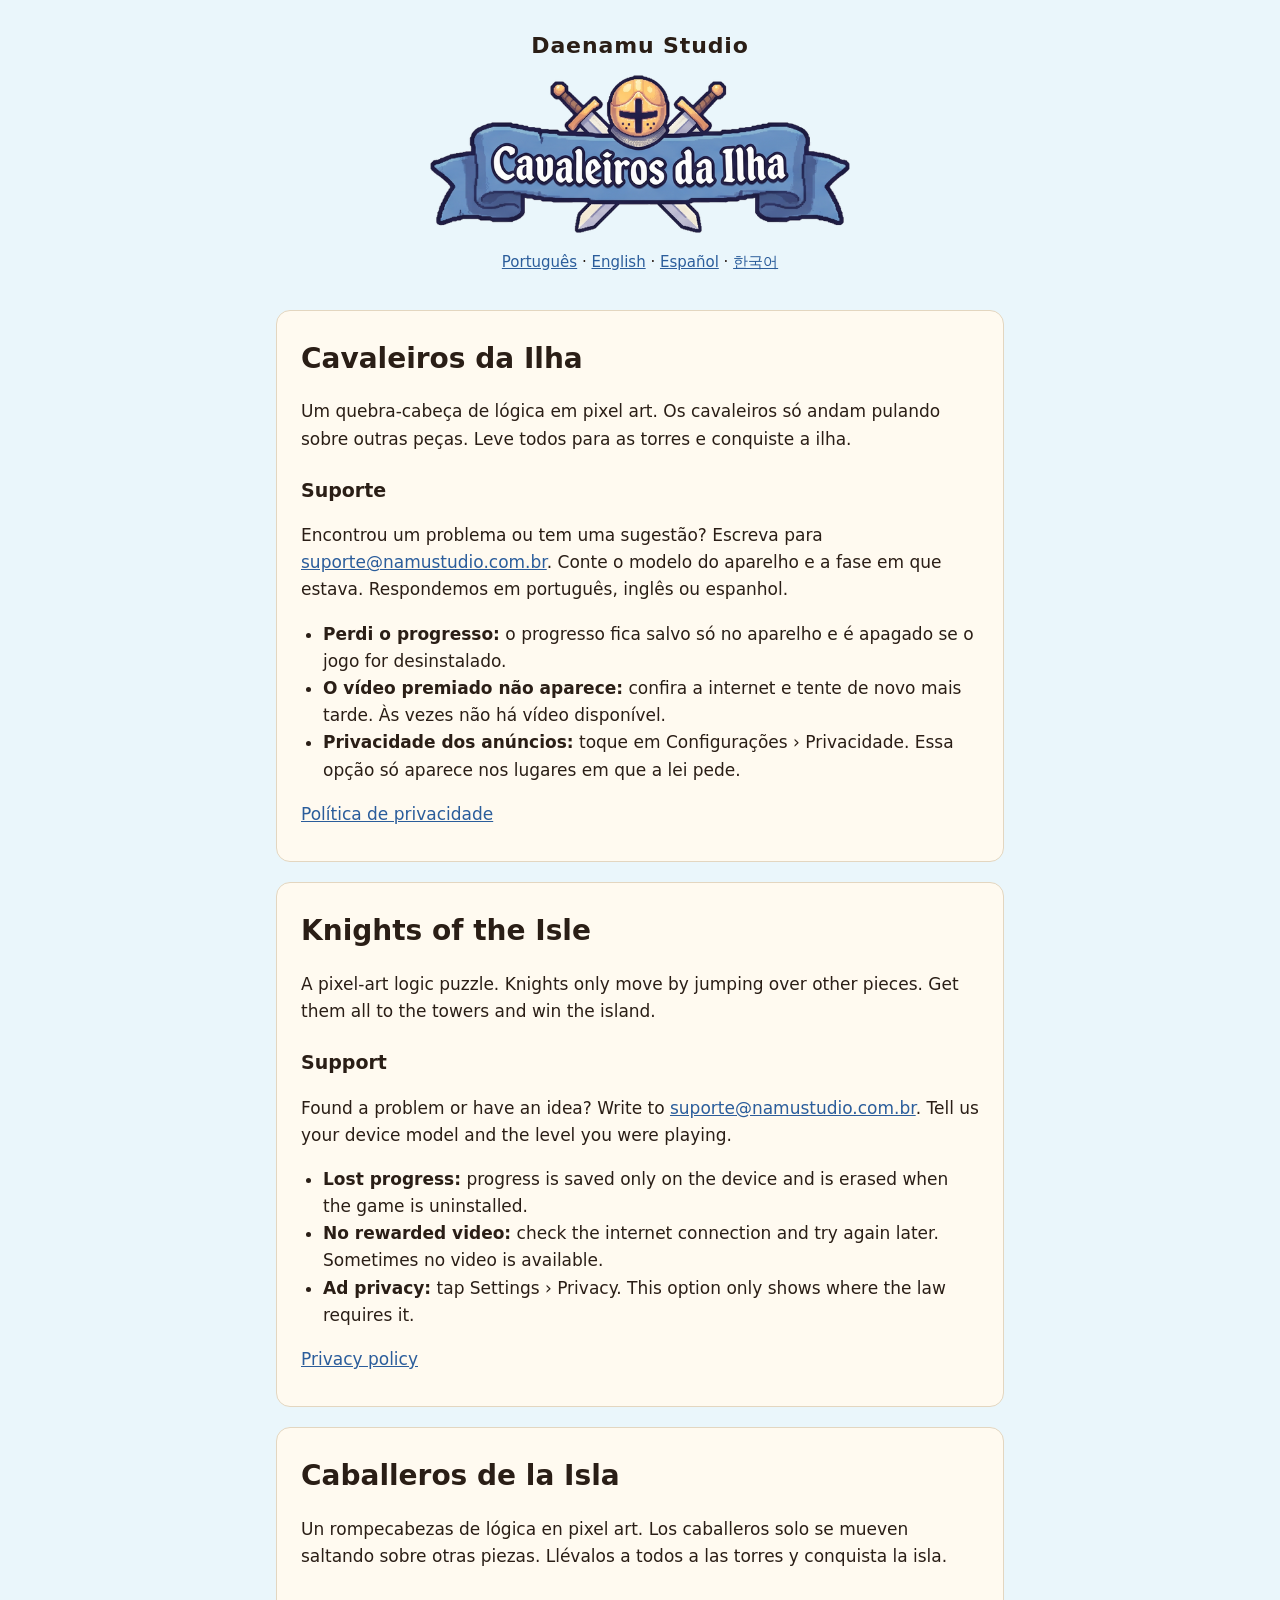
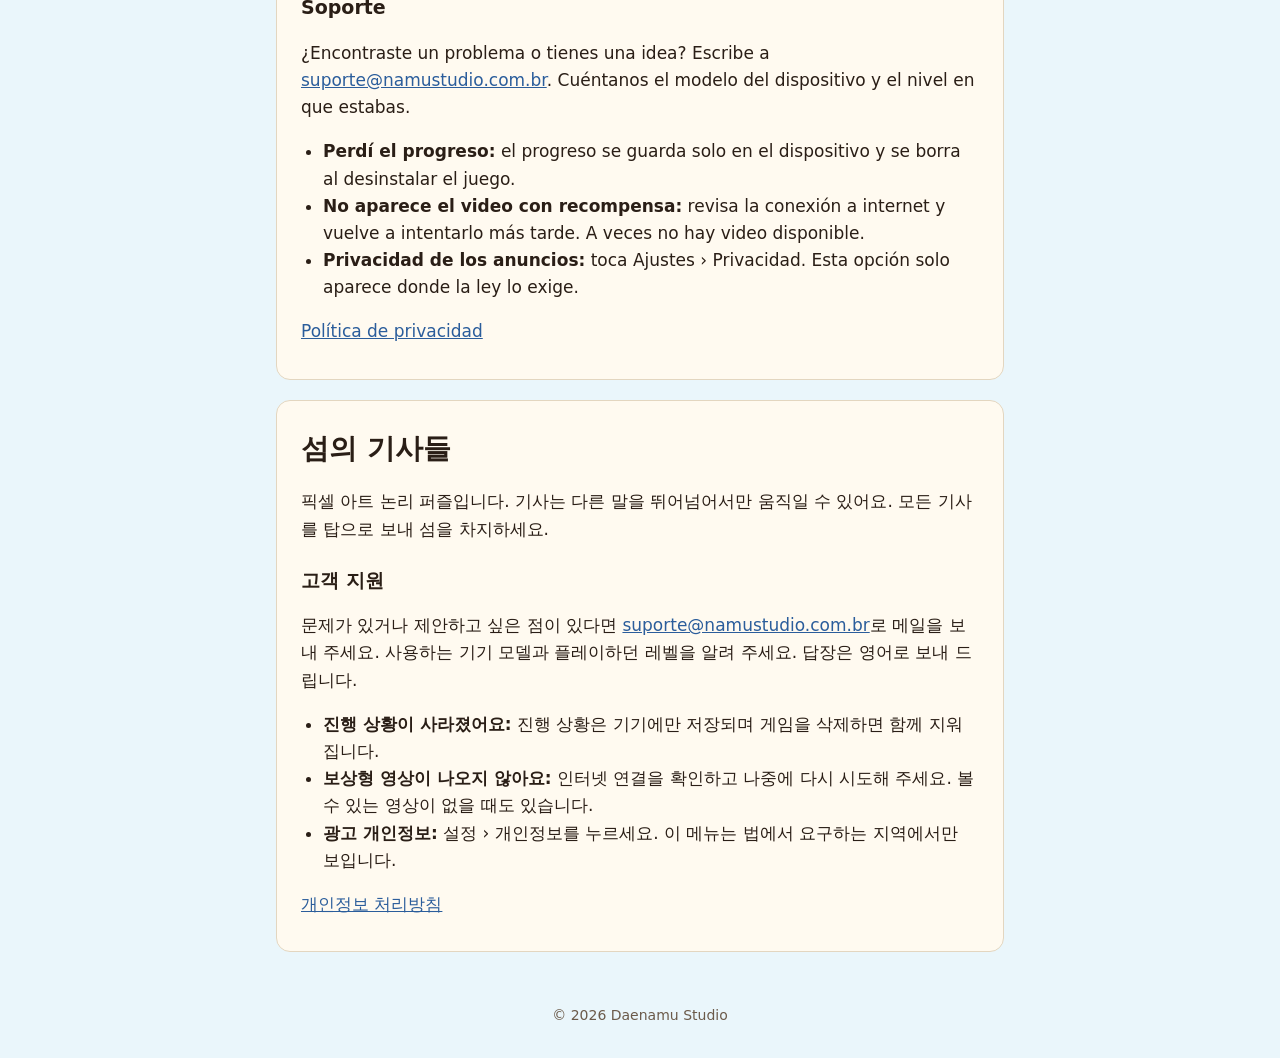
<file: index.html>
<!doctype html>
<html lang="pt-BR">
<head>
<meta charset="utf-8">
<meta name="viewport" content="width=device-width, initial-scale=1">
<title>Daenamu Studio</title>
<meta name="description" content="Daenamu Studio · Cavaleiros da Ilha: quebra-cabeça de lógica em pixel art. Os cavaleiros só andam pulando sobre outras peças.">
<meta name="robots" content="index, follow, max-image-preview:large, max-snippet:-1">
<link rel="canonical" href="https://namustudio.com.br/">
<link rel="alternate" type="text/plain" href="https://namustudio.com.br/llms.txt" title="LLMs">
<meta property="og:type" content="website">
<meta property="og:site_name" content="Daenamu Studio">
<meta property="og:title" content="Cavaleiros da Ilha · Daenamu Studio">
<meta property="og:description" content="Quebra-cabeça de lógica em pixel art. Os cavaleiros só andam pulando sobre outras peças.">
<meta property="og:url" content="https://namustudio.com.br/">
<meta property="og:image" content="https://namustudio.com.br/logo.png">
<meta property="og:locale" content="pt_BR">
<meta property="og:locale:alternate" content="en_US">
<meta property="og:locale:alternate" content="es_ES">
<meta property="og:locale:alternate" content="ko_KR">
<meta name="twitter:card" content="summary_large_image">
<script type="application/ld+json">
{
  "@context": "https://schema.org",
  "@graph": [
    {
      "@type": "Organization",
      "@id": "https://namustudio.com.br/#studio",
      "name": "Daenamu Studio",
      "url": "https://namustudio.com.br/",
      "logo": "https://namustudio.com.br/logo.png",
      "email": "suporte@namustudio.com.br",
      "contactPoint": {
        "@type": "ContactPoint",
        "contactType": "customer support",
        "email": "suporte@namustudio.com.br",
        "availableLanguage": ["pt-BR", "en", "es"]
      }
    },
    {
      "@type": "WebSite",
      "@id": "https://namustudio.com.br/#website",
      "url": "https://namustudio.com.br/",
      "name": "Daenamu Studio",
      "inLanguage": ["pt-BR", "en", "es", "ko"],
      "publisher": { "@id": "https://namustudio.com.br/#studio" }
    },
    {
      "@type": ["VideoGame", "MobileApplication"],
      "@id": "https://namustudio.com.br/#game",
      "name": "Cavaleiros da Ilha",
      "alternateName": ["Knights of the Isle", "Caballeros de la Isla", "섬의 기사들"],
      "url": "https://namustudio.com.br/",
      "image": "https://namustudio.com.br/logo.png",
      "description": "Um quebra-cabeça de lógica em pixel art. Os cavaleiros só andam pulando sobre outras peças. Leve todos para as torres e conquiste a ilha.",
      "disambiguatingDescription": "A pixel-art logic puzzle. Knights only move by jumping over other pieces. Get them all to the towers and win the island.",
      "genre": ["Puzzle", "Logic puzzle"],
      "applicationCategory": "GameApplication",
      "applicationSubCategory": "Puzzle",
      "operatingSystem": "iOS, Android",
      "gamePlatform": ["iOS", "Android"],
      "playMode": "SinglePlayer",
      "inLanguage": ["pt-BR", "en", "es", "ko"],
      "isAccessibleForFree": true,
      "offers": {
        "@type": "Offer",
        "price": "0",
        "priceCurrency": "BRL",
        "availability": "https://schema.org/InStock"
      },
      "author": { "@id": "https://namustudio.com.br/#studio" },
      "publisher": { "@id": "https://namustudio.com.br/#studio" },
      "copyrightYear": 2026,
      "copyrightHolder": { "@id": "https://namustudio.com.br/#studio" }
    },
    {
      "@type": "FAQPage",
      "@id": "https://namustudio.com.br/#pt",
      "inLanguage": "pt-BR",
      "about": { "@id": "https://namustudio.com.br/#game" },
      "mainEntity": [
        { "@type": "Question", "name": "Perdi o progresso. O que aconteceu?",
          "acceptedAnswer": { "@type": "Answer", "text": "O progresso fica salvo só no aparelho e é apagado se o jogo for desinstalado." } },
        { "@type": "Question", "name": "O vídeo premiado não aparece. O que faço?",
          "acceptedAnswer": { "@type": "Answer", "text": "Confira a internet e tente de novo mais tarde. Às vezes não há vídeo disponível." } },
        { "@type": "Question", "name": "Como mudo a privacidade dos anúncios?",
          "acceptedAnswer": { "@type": "Answer", "text": "Toque em Configurações › Privacidade. Essa opção só aparece nos lugares em que a lei pede." } }
      ]
    },
    {
      "@type": "FAQPage",
      "@id": "https://namustudio.com.br/#en",
      "inLanguage": "en",
      "about": { "@id": "https://namustudio.com.br/#game" },
      "mainEntity": [
        { "@type": "Question", "name": "I lost my progress. What happened?",
          "acceptedAnswer": { "@type": "Answer", "text": "Progress is saved only on the device and is erased when the game is uninstalled." } },
        { "@type": "Question", "name": "The rewarded video does not show up. What should I do?",
          "acceptedAnswer": { "@type": "Answer", "text": "Check the internet connection and try again later. Sometimes no video is available." } },
        { "@type": "Question", "name": "How do I change ad privacy?",
          "acceptedAnswer": { "@type": "Answer", "text": "Tap Settings › Privacy. This option only shows where the law requires it." } }
      ]
    },
    {
      "@type": "FAQPage",
      "@id": "https://namustudio.com.br/#es",
      "inLanguage": "es",
      "about": { "@id": "https://namustudio.com.br/#game" },
      "mainEntity": [
        { "@type": "Question", "name": "Perdí el progreso. ¿Qué pasó?",
          "acceptedAnswer": { "@type": "Answer", "text": "El progreso se guarda solo en el dispositivo y se borra al desinstalar el juego." } },
        { "@type": "Question", "name": "No aparece el video con recompensa. ¿Qué hago?",
          "acceptedAnswer": { "@type": "Answer", "text": "Revisa la conexión a internet y vuelve a intentarlo más tarde. A veces no hay video disponible." } },
        { "@type": "Question", "name": "¿Cómo cambio la privacidad de los anuncios?",
          "acceptedAnswer": { "@type": "Answer", "text": "Toca Ajustes › Privacidad. Esta opción solo aparece donde la ley lo exige." } }
      ]
    },
    {
      "@type": "FAQPage",
      "@id": "https://namustudio.com.br/#ko",
      "inLanguage": "ko",
      "about": { "@id": "https://namustudio.com.br/#game" },
      "mainEntity": [
        { "@type": "Question", "name": "진행 상황이 사라졌어요. 왜 그런가요?",
          "acceptedAnswer": { "@type": "Answer", "text": "진행 상황은 기기에만 저장되며 게임을 삭제하면 함께 지워집니다." } },
        { "@type": "Question", "name": "보상형 영상이 나오지 않아요. 어떻게 하나요?",
          "acceptedAnswer": { "@type": "Answer", "text": "인터넷 연결을 확인하고 나중에 다시 시도해 주세요. 볼 수 있는 영상이 없을 때도 있습니다." } },
        { "@type": "Question", "name": "광고 개인정보 설정은 어떻게 바꾸나요?",
          "acceptedAnswer": { "@type": "Answer", "text": "설정 › 개인정보를 누르세요. 이 메뉴는 법에서 요구하는 지역에서만 보입니다." } }
      ]
    }
  ]
}
</script>
<link rel="stylesheet" href="estilo.css">
</head>
<body>
<header>
  <p class="estudio">Daenamu Studio</p>
  <img src="logo.png" alt="Cavaleiros da Ilha" class="logo">
  <nav><a href="#pt">Português</a> · <a href="#en">English</a> · <a href="#es">Español</a> · <a href="#ko">한국어</a></nav>
</header>
<main>

<section id="pt" lang="pt-BR">
<h1>Cavaleiros da Ilha</h1>
<p>Um quebra-cabeça de lógica em pixel art. Os cavaleiros só andam pulando sobre outras peças. Leve todos para as torres e conquiste a ilha.</p>
<h2>Suporte</h2>
<p>Encontrou um problema ou tem uma sugestão? Escreva para <a href="mailto:suporte@namustudio.com.br">suporte@namustudio.com.br</a>. Conte o modelo do aparelho e a fase em que estava. Respondemos em português, inglês ou espanhol.</p>
<ul>
  <li><b>Perdi o progresso:</b> o progresso fica salvo só no aparelho e é apagado se o jogo for desinstalado.</li>
  <li><b>O vídeo premiado não aparece:</b> confira a internet e tente de novo mais tarde. Às vezes não há vídeo disponível.</li>
  <li><b>Privacidade dos anúncios:</b> toque em Configurações › Privacidade. Essa opção só aparece nos lugares em que a lei pede.</li>
</ul>
<p><a href="privacidade.html#pt">Política de privacidade</a></p>
</section>

<section id="en" lang="en">
<h1>Knights of the Isle</h1>
<p>A pixel-art logic puzzle. Knights only move by jumping over other pieces. Get them all to the towers and win the island.</p>
<h2>Support</h2>
<p>Found a problem or have an idea? Write to <a href="mailto:suporte@namustudio.com.br">suporte@namustudio.com.br</a>. Tell us your device model and the level you were playing.</p>
<ul>
  <li><b>Lost progress:</b> progress is saved only on the device and is erased when the game is uninstalled.</li>
  <li><b>No rewarded video:</b> check the internet connection and try again later. Sometimes no video is available.</li>
  <li><b>Ad privacy:</b> tap Settings › Privacy. This option only shows where the law requires it.</li>
</ul>
<p><a href="privacidade.html#en">Privacy policy</a></p>
</section>

<section id="es" lang="es">
<h1>Caballeros de la Isla</h1>
<p>Un rompecabezas de lógica en pixel art. Los caballeros solo se mueven saltando sobre otras piezas. Llévalos a todos a las torres y conquista la isla.</p>
<h2>Soporte</h2>
<p>¿Encontraste un problema o tienes una idea? Escribe a <a href="mailto:suporte@namustudio.com.br">suporte@namustudio.com.br</a>. Cuéntanos el modelo del dispositivo y el nivel en que estabas.</p>
<ul>
  <li><b>Perdí el progreso:</b> el progreso se guarda solo en el dispositivo y se borra al desinstalar el juego.</li>
  <li><b>No aparece el video con recompensa:</b> revisa la conexión a internet y vuelve a intentarlo más tarde. A veces no hay video disponible.</li>
  <li><b>Privacidad de los anuncios:</b> toca Ajustes › Privacidad. Esta opción solo aparece donde la ley lo exige.</li>
</ul>
<p><a href="privacidade.html#es">Política de privacidad</a></p>
</section>

<section id="ko" lang="ko">
<h1>섬의 기사들</h1>
<p>픽셀 아트 논리 퍼즐입니다. 기사는 다른 말을 뛰어넘어서만 움직일 수 있어요. 모든 기사를 탑으로 보내 섬을 차지하세요.</p>
<h2>고객 지원</h2>
<p>문제가 있거나 제안하고 싶은 점이 있다면 <a href="mailto:suporte@namustudio.com.br">suporte@namustudio.com.br</a>로 메일을 보내 주세요. 사용하는 기기 모델과 플레이하던 레벨을 알려 주세요. 답장은 영어로 보내 드립니다.</p>
<ul>
  <li><b>진행 상황이 사라졌어요:</b> 진행 상황은 기기에만 저장되며 게임을 삭제하면 함께 지워집니다.</li>
  <li><b>보상형 영상이 나오지 않아요:</b> 인터넷 연결을 확인하고 나중에 다시 시도해 주세요. 볼 수 있는 영상이 없을 때도 있습니다.</li>
  <li><b>광고 개인정보:</b> 설정 › 개인정보를 누르세요. 이 메뉴는 법에서 요구하는 지역에서만 보입니다.</li>
</ul>
<p><a href="privacidade.html#ko">개인정보 처리방침</a></p>
</section>

</main>
<footer>© 2026 Daenamu Studio</footer>
</body>
</html>
</file>
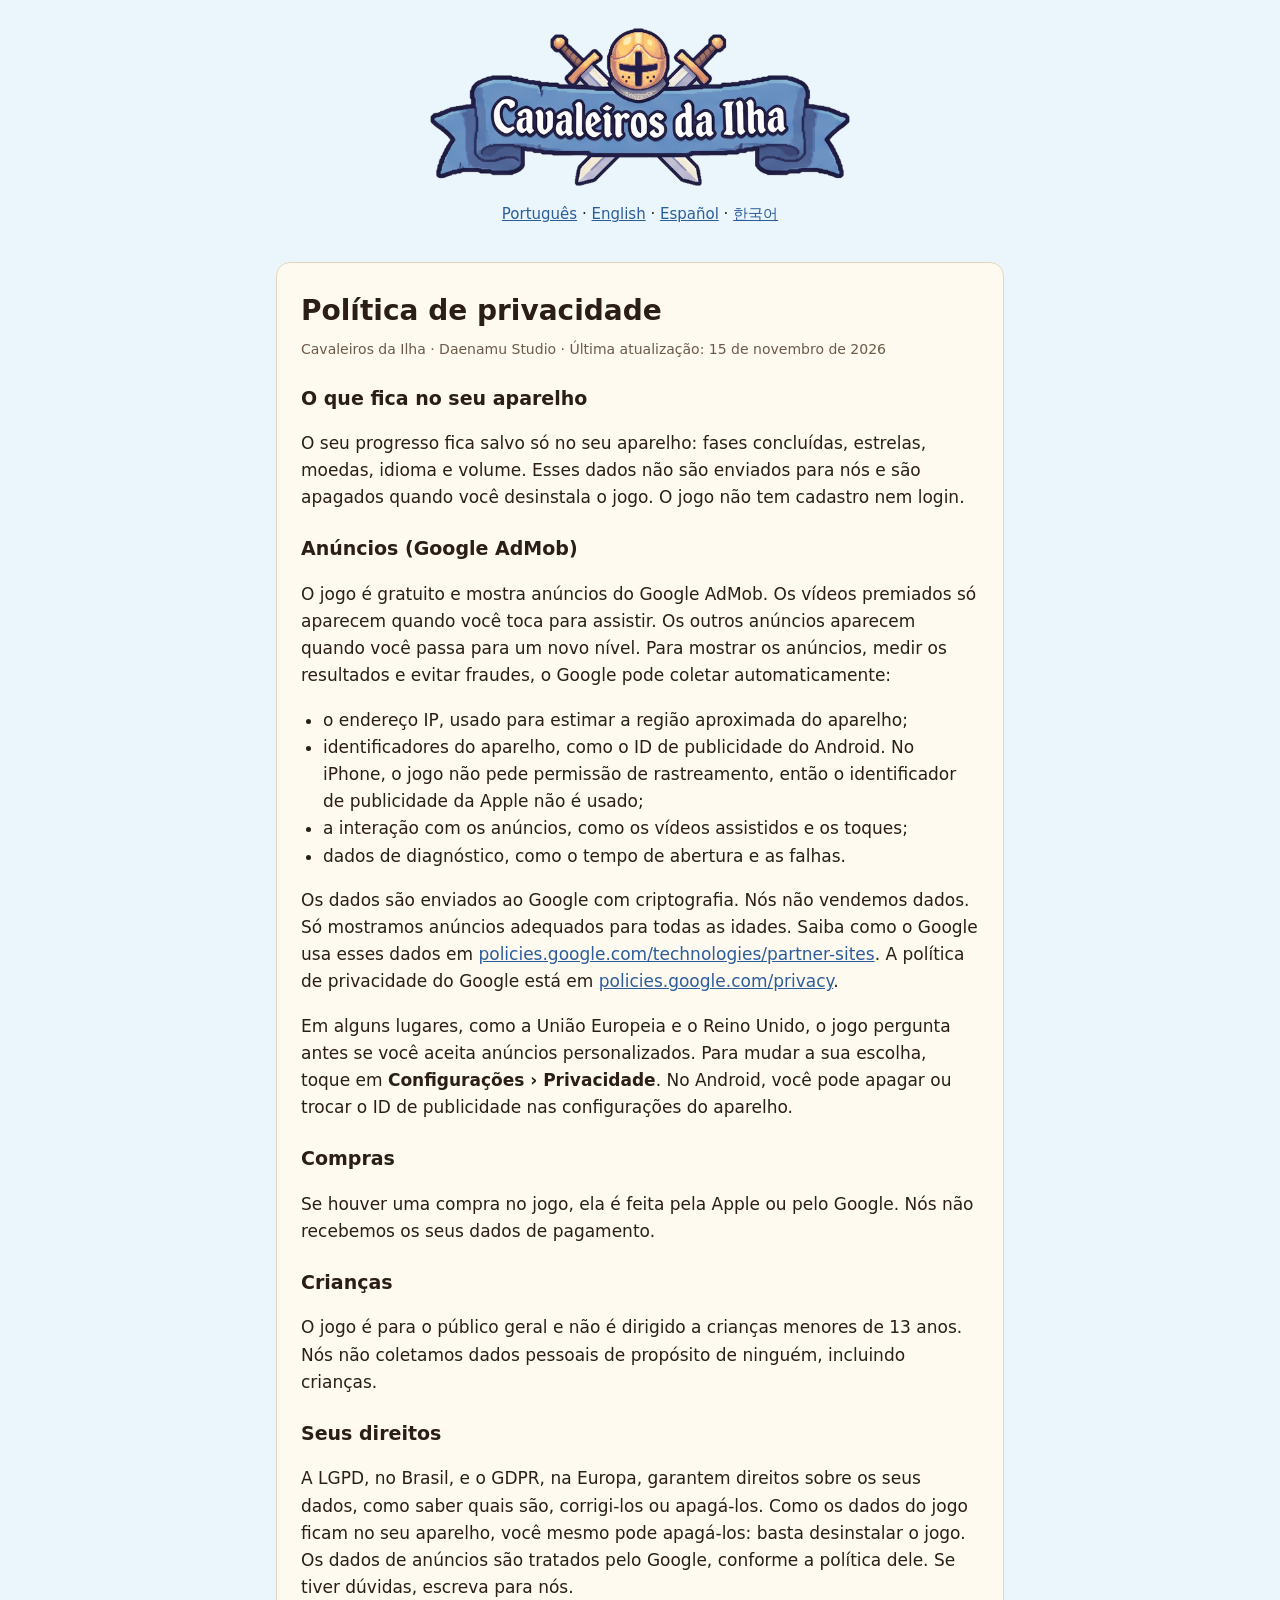
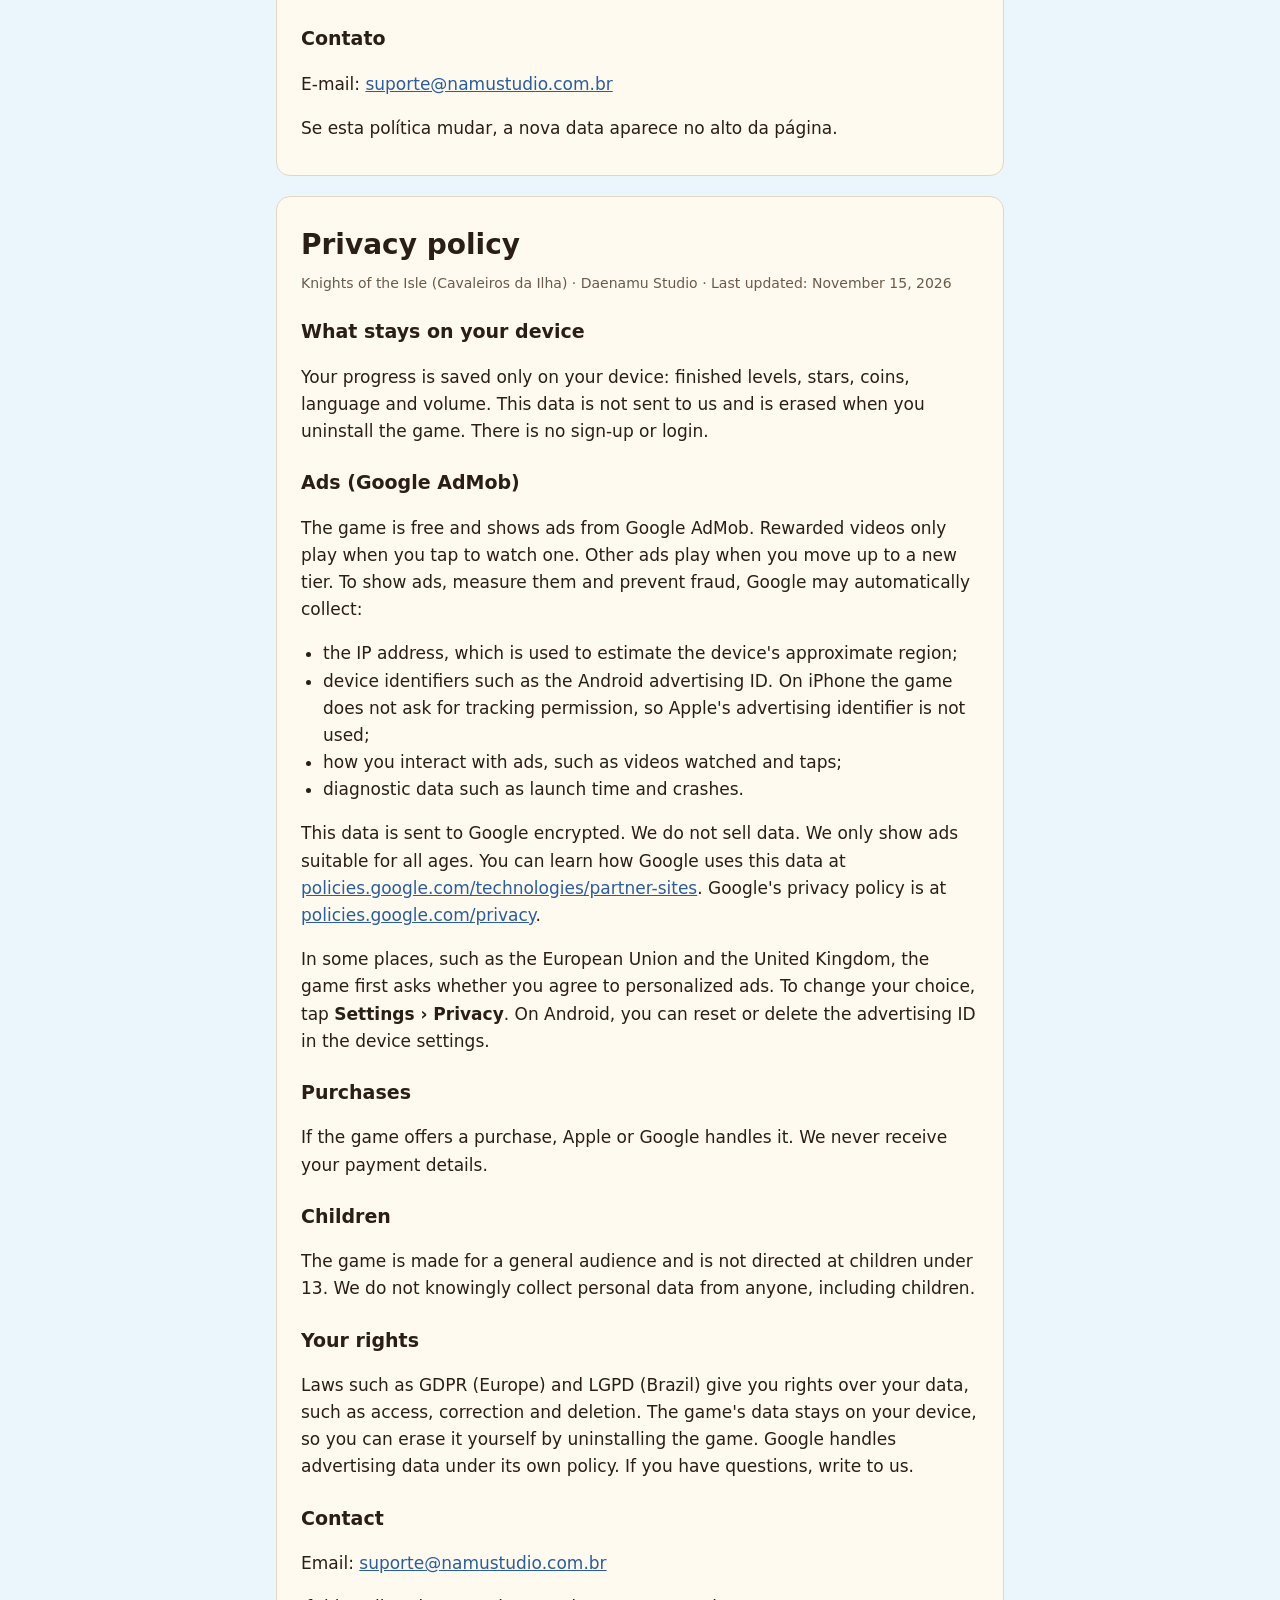
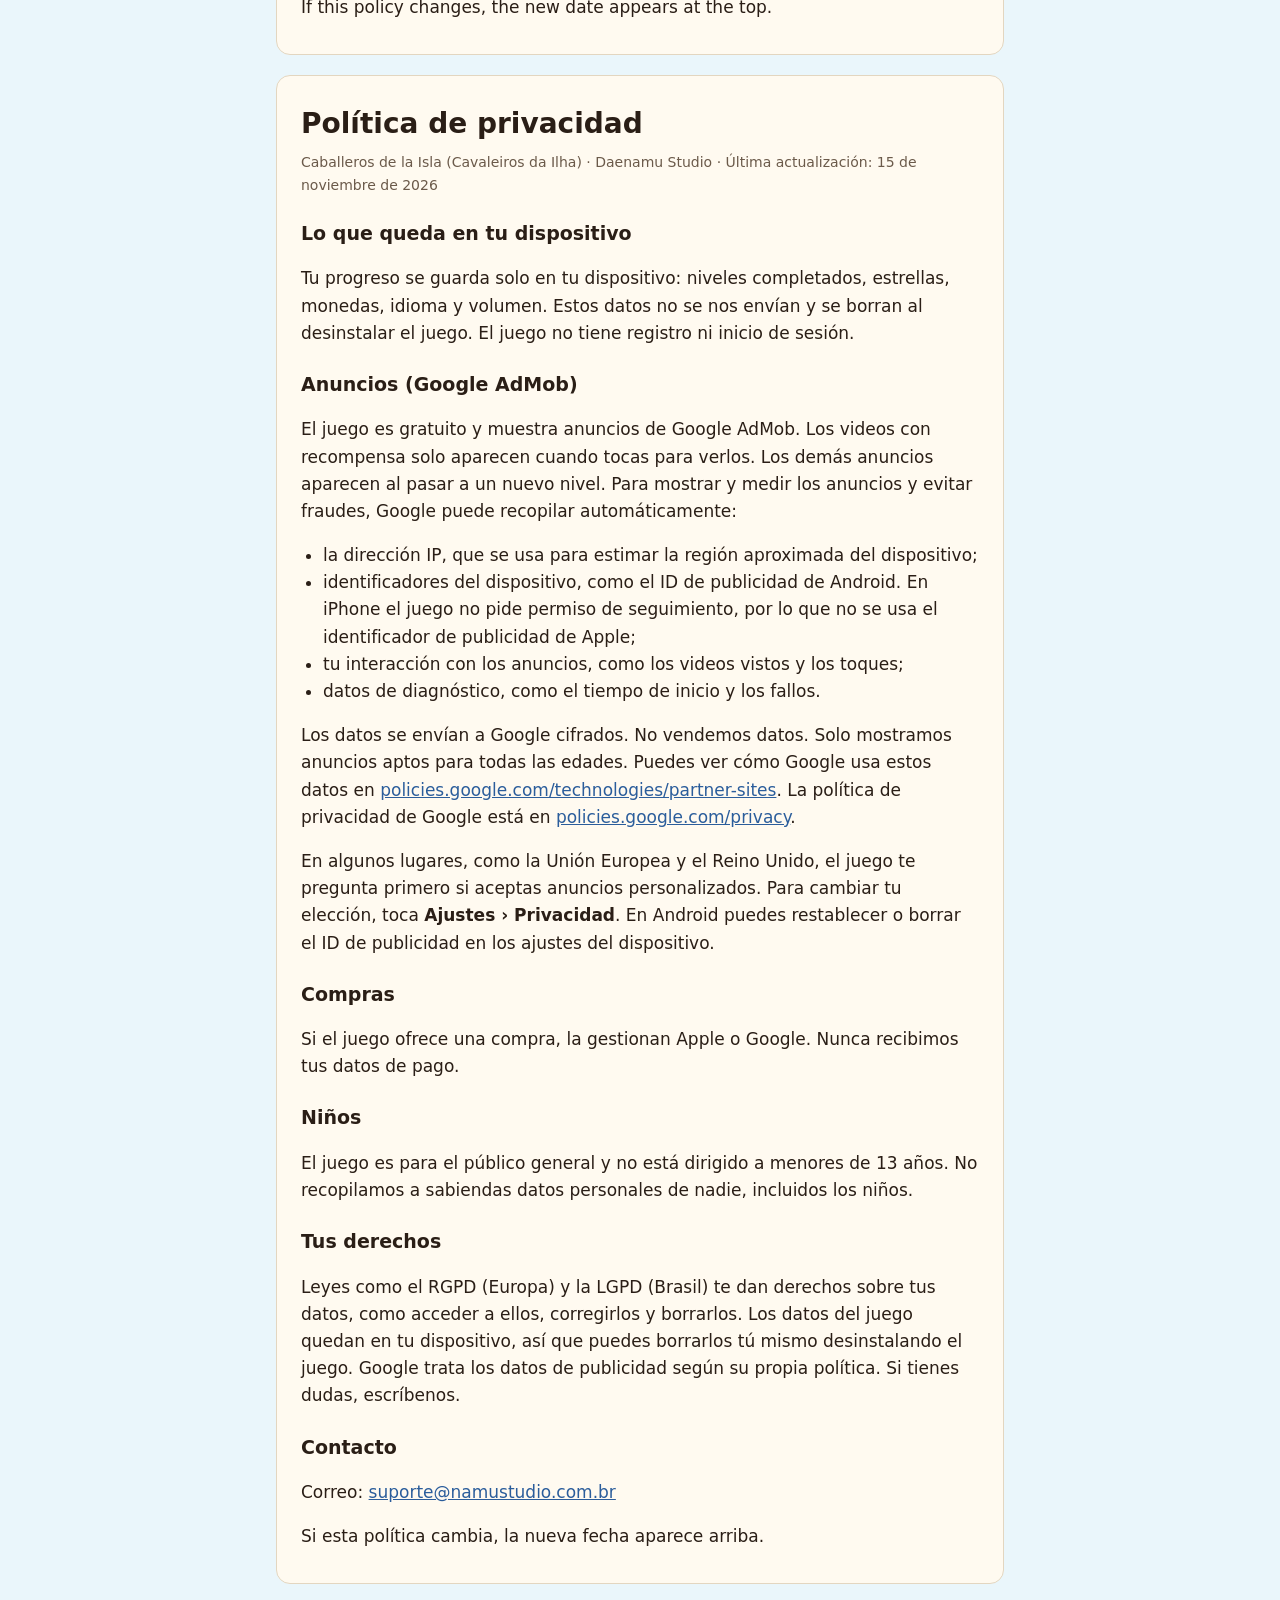
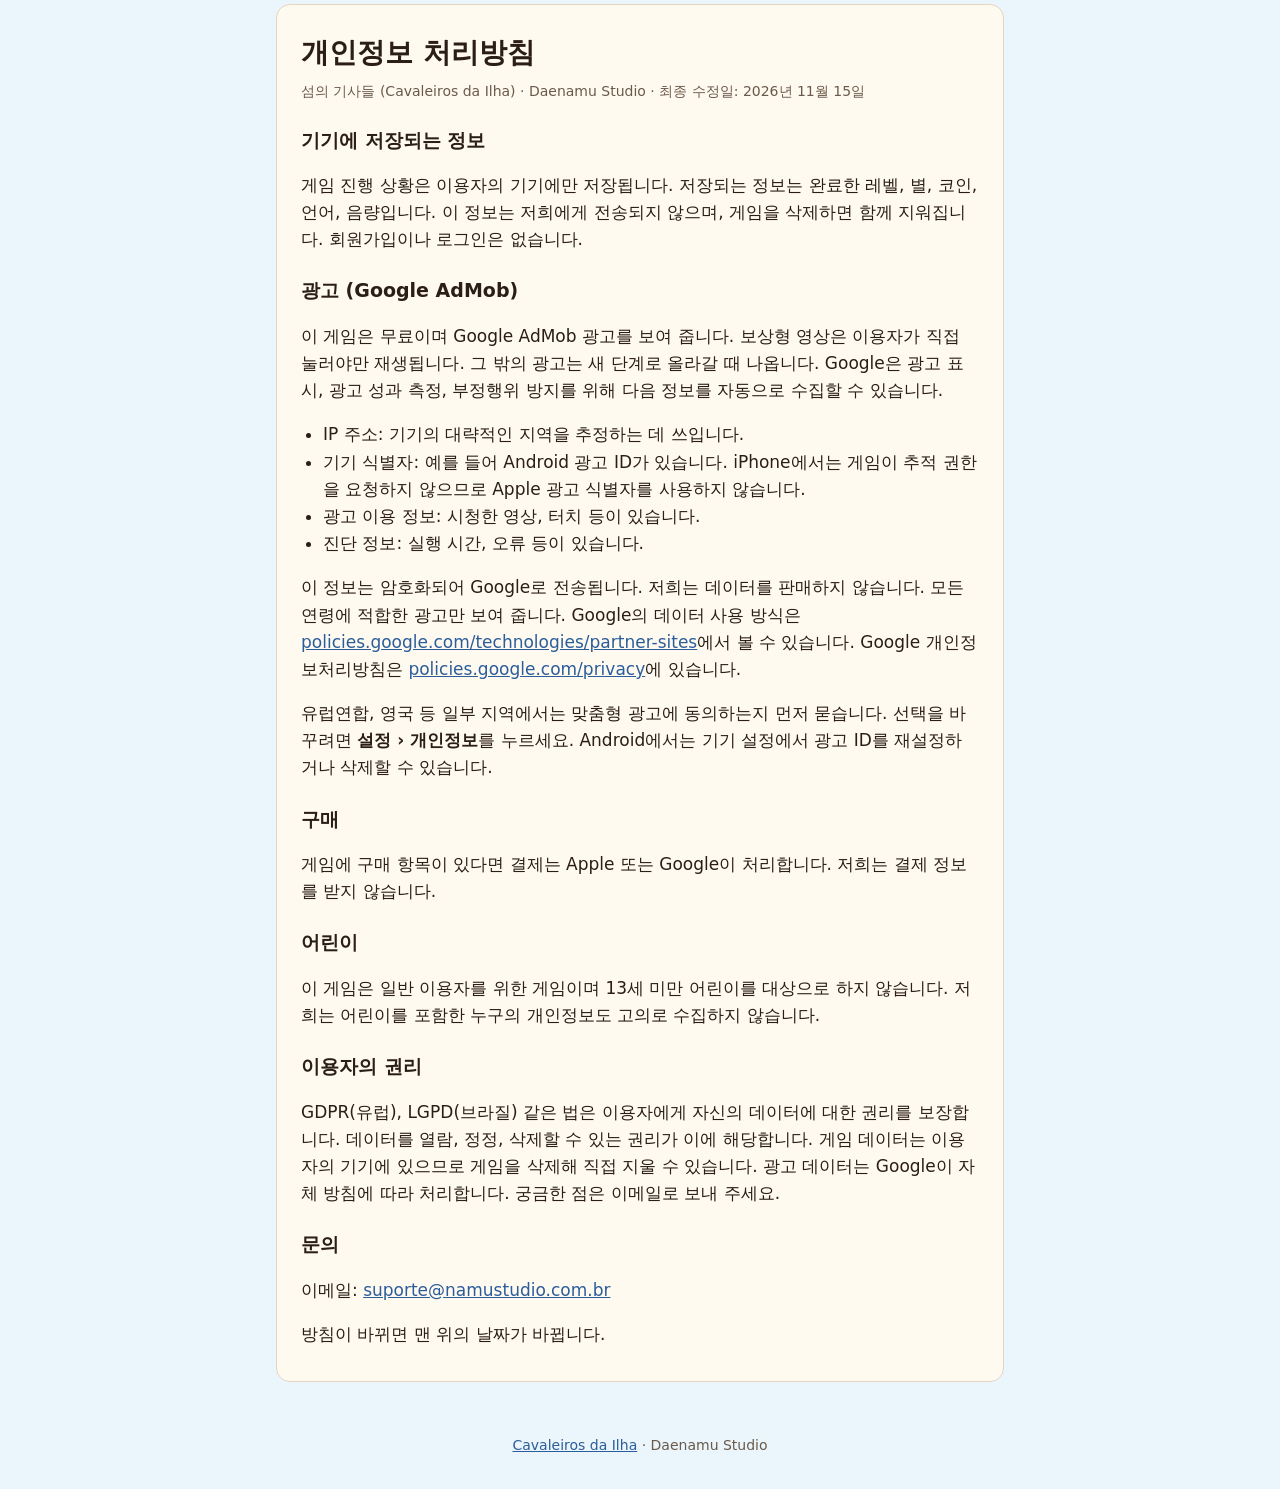
<file: privacidade.html>
<!doctype html>
<html lang="pt-BR">
<head>
<meta charset="utf-8">
<meta name="viewport" content="width=device-width, initial-scale=1">
<title>Cavaleiros da Ilha · Política de privacidade</title>
<link rel="stylesheet" href="estilo.css">
</head>
<body>
<header>
  <img src="logo.png" alt="Cavaleiros da Ilha" class="logo">
  <nav><a href="#pt">Português</a> · <a href="#en">English</a> · <a href="#es">Español</a> · <a href="#ko">한국어</a></nav>
</header>
<main>

<section id="pt" lang="pt-BR">
<h1>Política de privacidade</h1>
<p class="data">Cavaleiros da Ilha · Daenamu Studio · Última atualização: 15 de novembro de 2026</p>

<h2>O que fica no seu aparelho</h2>
<p>O seu progresso fica salvo só no seu aparelho: fases concluídas, estrelas, moedas, idioma e volume. Esses dados não são enviados para nós e são apagados quando você desinstala o jogo. O jogo não tem cadastro nem login.</p>

<h2>Anúncios (Google AdMob)</h2>
<p>O jogo é gratuito e mostra anúncios do Google AdMob. Os vídeos premiados só aparecem quando você toca para assistir. Os outros anúncios aparecem quando você passa para um novo nível. Para mostrar os anúncios, medir os resultados e evitar fraudes, o Google pode coletar automaticamente:</p>
<ul>
  <li>o endereço IP, usado para estimar a região aproximada do aparelho;</li>
  <li>identificadores do aparelho, como o ID de publicidade do Android. No iPhone, o jogo não pede permissão de rastreamento, então o identificador de publicidade da Apple não é usado;</li>
  <li>a interação com os anúncios, como os vídeos assistidos e os toques;</li>
  <li>dados de diagnóstico, como o tempo de abertura e as falhas.</li>
</ul>
<p>Os dados são enviados ao Google com criptografia. Nós não vendemos dados. Só mostramos anúncios adequados para todas as idades. Saiba como o Google usa esses dados em <a href="https://policies.google.com/technologies/partner-sites">policies.google.com/technologies/partner-sites</a>. A política de privacidade do Google está em <a href="https://policies.google.com/privacy">policies.google.com/privacy</a>.</p>
<p>Em alguns lugares, como a União Europeia e o Reino Unido, o jogo pergunta antes se você aceita anúncios personalizados. Para mudar a sua escolha, toque em <b>Configurações › Privacidade</b>. No Android, você pode apagar ou trocar o ID de publicidade nas configurações do aparelho.</p>

<h2>Compras</h2>
<p>Se houver uma compra no jogo, ela é feita pela Apple ou pelo Google. Nós não recebemos os seus dados de pagamento.</p>

<h2>Crianças</h2>
<p>O jogo é para o público geral e não é dirigido a crianças menores de 13 anos. Nós não coletamos dados pessoais de propósito de ninguém, incluindo crianças.</p>

<h2>Seus direitos</h2>
<p>A LGPD, no Brasil, e o GDPR, na Europa, garantem direitos sobre os seus dados, como saber quais são, corrigi-los ou apagá-los. Como os dados do jogo ficam no seu aparelho, você mesmo pode apagá-los: basta desinstalar o jogo. Os dados de anúncios são tratados pelo Google, conforme a política dele. Se tiver dúvidas, escreva para nós.</p>

<h2>Contato</h2>
<p>E-mail: <a href="mailto:suporte@namustudio.com.br">suporte@namustudio.com.br</a></p>
<p>Se esta política mudar, a nova data aparece no alto da página.</p>
</section>

<section id="en" lang="en">
<h1>Privacy policy</h1>
<p class="data">Knights of the Isle (Cavaleiros da Ilha) · Daenamu Studio · Last updated: November 15, 2026</p>

<h2>What stays on your device</h2>
<p>Your progress is saved only on your device: finished levels, stars, coins, language and volume. This data is not sent to us and is erased when you uninstall the game. There is no sign-up or login.</p>

<h2>Ads (Google AdMob)</h2>
<p>The game is free and shows ads from Google AdMob. Rewarded videos only play when you tap to watch one. Other ads play when you move up to a new tier. To show ads, measure them and prevent fraud, Google may automatically collect:</p>
<ul>
  <li>the IP address, which is used to estimate the device's approximate region;</li>
  <li>device identifiers such as the Android advertising ID. On iPhone the game does not ask for tracking permission, so Apple's advertising identifier is not used;</li>
  <li>how you interact with ads, such as videos watched and taps;</li>
  <li>diagnostic data such as launch time and crashes.</li>
</ul>
<p>This data is sent to Google encrypted. We do not sell data. We only show ads suitable for all ages. You can learn how Google uses this data at <a href="https://policies.google.com/technologies/partner-sites">policies.google.com/technologies/partner-sites</a>. Google's privacy policy is at <a href="https://policies.google.com/privacy">policies.google.com/privacy</a>.</p>
<p>In some places, such as the European Union and the United Kingdom, the game first asks whether you agree to personalized ads. To change your choice, tap <b>Settings › Privacy</b>. On Android, you can reset or delete the advertising ID in the device settings.</p>

<h2>Purchases</h2>
<p>If the game offers a purchase, Apple or Google handles it. We never receive your payment details.</p>

<h2>Children</h2>
<p>The game is made for a general audience and is not directed at children under 13. We do not knowingly collect personal data from anyone, including children.</p>

<h2>Your rights</h2>
<p>Laws such as GDPR (Europe) and LGPD (Brazil) give you rights over your data, such as access, correction and deletion. The game's data stays on your device, so you can erase it yourself by uninstalling the game. Google handles advertising data under its own policy. If you have questions, write to us.</p>

<h2>Contact</h2>
<p>Email: <a href="mailto:suporte@namustudio.com.br">suporte@namustudio.com.br</a></p>
<p>If this policy changes, the new date appears at the top.</p>
</section>

<section id="es" lang="es">
<h1>Política de privacidad</h1>
<p class="data">Caballeros de la Isla (Cavaleiros da Ilha) · Daenamu Studio · Última actualización: 15 de noviembre de 2026</p>

<h2>Lo que queda en tu dispositivo</h2>
<p>Tu progreso se guarda solo en tu dispositivo: niveles completados, estrellas, monedas, idioma y volumen. Estos datos no se nos envían y se borran al desinstalar el juego. El juego no tiene registro ni inicio de sesión.</p>

<h2>Anuncios (Google AdMob)</h2>
<p>El juego es gratuito y muestra anuncios de Google AdMob. Los videos con recompensa solo aparecen cuando tocas para verlos. Los demás anuncios aparecen al pasar a un nuevo nivel. Para mostrar y medir los anuncios y evitar fraudes, Google puede recopilar automáticamente:</p>
<ul>
  <li>la dirección IP, que se usa para estimar la región aproximada del dispositivo;</li>
  <li>identificadores del dispositivo, como el ID de publicidad de Android. En iPhone el juego no pide permiso de seguimiento, por lo que no se usa el identificador de publicidad de Apple;</li>
  <li>tu interacción con los anuncios, como los videos vistos y los toques;</li>
  <li>datos de diagnóstico, como el tiempo de inicio y los fallos.</li>
</ul>
<p>Los datos se envían a Google cifrados. No vendemos datos. Solo mostramos anuncios aptos para todas las edades. Puedes ver cómo Google usa estos datos en <a href="https://policies.google.com/technologies/partner-sites">policies.google.com/technologies/partner-sites</a>. La política de privacidad de Google está en <a href="https://policies.google.com/privacy">policies.google.com/privacy</a>.</p>
<p>En algunos lugares, como la Unión Europea y el Reino Unido, el juego te pregunta primero si aceptas anuncios personalizados. Para cambiar tu elección, toca <b>Ajustes › Privacidad</b>. En Android puedes restablecer o borrar el ID de publicidad en los ajustes del dispositivo.</p>

<h2>Compras</h2>
<p>Si el juego ofrece una compra, la gestionan Apple o Google. Nunca recibimos tus datos de pago.</p>

<h2>Niños</h2>
<p>El juego es para el público general y no está dirigido a menores de 13 años. No recopilamos a sabiendas datos personales de nadie, incluidos los niños.</p>

<h2>Tus derechos</h2>
<p>Leyes como el RGPD (Europa) y la LGPD (Brasil) te dan derechos sobre tus datos, como acceder a ellos, corregirlos y borrarlos. Los datos del juego quedan en tu dispositivo, así que puedes borrarlos tú mismo desinstalando el juego. Google trata los datos de publicidad según su propia política. Si tienes dudas, escríbenos.</p>

<h2>Contacto</h2>
<p>Correo: <a href="mailto:suporte@namustudio.com.br">suporte@namustudio.com.br</a></p>
<p>Si esta política cambia, la nueva fecha aparece arriba.</p>
</section>

<section id="ko" lang="ko">
<h1>개인정보 처리방침</h1>
<p class="data">섬의 기사들 (Cavaleiros da Ilha) · Daenamu Studio · 최종 수정일: 2026년 11월 15일</p>

<h2>기기에 저장되는 정보</h2>
<p>게임 진행 상황은 이용자의 기기에만 저장됩니다. 저장되는 정보는 완료한 레벨, 별, 코인, 언어, 음량입니다. 이 정보는 저희에게 전송되지 않으며, 게임을 삭제하면 함께 지워집니다. 회원가입이나 로그인은 없습니다.</p>

<h2>광고 (Google AdMob)</h2>
<p>이 게임은 무료이며 Google AdMob 광고를 보여 줍니다. 보상형 영상은 이용자가 직접 눌러야만 재생됩니다. 그 밖의 광고는 새 단계로 올라갈 때 나옵니다. Google은 광고 표시, 광고 성과 측정, 부정행위 방지를 위해 다음 정보를 자동으로 수집할 수 있습니다.</p>
<ul>
  <li>IP 주소: 기기의 대략적인 지역을 추정하는 데 쓰입니다.</li>
  <li>기기 식별자: 예를 들어 Android 광고 ID가 있습니다. iPhone에서는 게임이 추적 권한을 요청하지 않으므로 Apple 광고 식별자를 사용하지 않습니다.</li>
  <li>광고 이용 정보: 시청한 영상, 터치 등이 있습니다.</li>
  <li>진단 정보: 실행 시간, 오류 등이 있습니다.</li>
</ul>
<p>이 정보는 암호화되어 Google로 전송됩니다. 저희는 데이터를 판매하지 않습니다. 모든 연령에 적합한 광고만 보여 줍니다. Google의 데이터 사용 방식은 <a href="https://policies.google.com/technologies/partner-sites">policies.google.com/technologies/partner-sites</a>에서 볼 수 있습니다. Google 개인정보처리방침은 <a href="https://policies.google.com/privacy">policies.google.com/privacy</a>에 있습니다.</p>
<p>유럽연합, 영국 등 일부 지역에서는 맞춤형 광고에 동의하는지 먼저 묻습니다. 선택을 바꾸려면 <b>설정 › 개인정보</b>를 누르세요. Android에서는 기기 설정에서 광고 ID를 재설정하거나 삭제할 수 있습니다.</p>

<h2>구매</h2>
<p>게임에 구매 항목이 있다면 결제는 Apple 또는 Google이 처리합니다. 저희는 결제 정보를 받지 않습니다.</p>

<h2>어린이</h2>
<p>이 게임은 일반 이용자를 위한 게임이며 13세 미만 어린이를 대상으로 하지 않습니다. 저희는 어린이를 포함한 누구의 개인정보도 고의로 수집하지 않습니다.</p>

<h2>이용자의 권리</h2>
<p>GDPR(유럽), LGPD(브라질) 같은 법은 이용자에게 자신의 데이터에 대한 권리를 보장합니다. 데이터를 열람, 정정, 삭제할 수 있는 권리가 이에 해당합니다. 게임 데이터는 이용자의 기기에 있으므로 게임을 삭제해 직접 지울 수 있습니다. 광고 데이터는 Google이 자체 방침에 따라 처리합니다. 궁금한 점은 이메일로 보내 주세요.</p>

<h2>문의</h2>
<p>이메일: <a href="mailto:suporte@namustudio.com.br">suporte@namustudio.com.br</a></p>
<p>방침이 바뀌면 맨 위의 날짜가 바뀝니다.</p>
</section>

</main>
<footer><a href="index.html">Cavaleiros da Ilha</a> · Daenamu Studio</footer>
</body>
</html>
</file>
<file: estilo.css>
:root { --bg: #eaf6fb; --card: #fffaf0; --ink: #2a1e16; --muted: #6b5a4a; --link: #2b5d9b; --line: #e3d6c0; }
@media (prefers-color-scheme: dark) {
  :root { --bg: #14202a; --card: #1d2a35; --ink: #f3ead8; --muted: #b8a993; --link: #8fc0ff; --line: #33424f; }
}
* { box-sizing: border-box; }
body { margin: 0; background: var(--bg); color: var(--ink); font: 17px/1.6 system-ui, -apple-system, "Segoe UI", Roboto, "Apple SD Gothic Neo", "Malgun Gothic", sans-serif; }
header { text-align: center; padding: 28px 16px 8px; }
.logo { width: min(420px, 90%); height: auto; }
nav { margin-top: 8px; font-size: 15px; }
main { max-width: 760px; margin: 0 auto; padding: 8px 16px 32px; }
section { background: var(--card); border: 1px solid var(--line); border-radius: 14px; padding: 8px 24px 16px; margin: 20px 0; }
h1 { font-size: 28px; margin: 18px 0 4px; }
h2 { font-size: 19px; margin: 22px 0 4px; }
.data { color: var(--muted); font-size: 14px; margin-top: 0; }
a { color: var(--link); }
ul { padding-left: 22px; }
footer { text-align: center; color: var(--muted); font-size: 14px; padding: 0 16px 32px; }
.estudio { margin: 0 0 12px; font-size: 22px; font-weight: 700; letter-spacing: .04em; }
</file>
